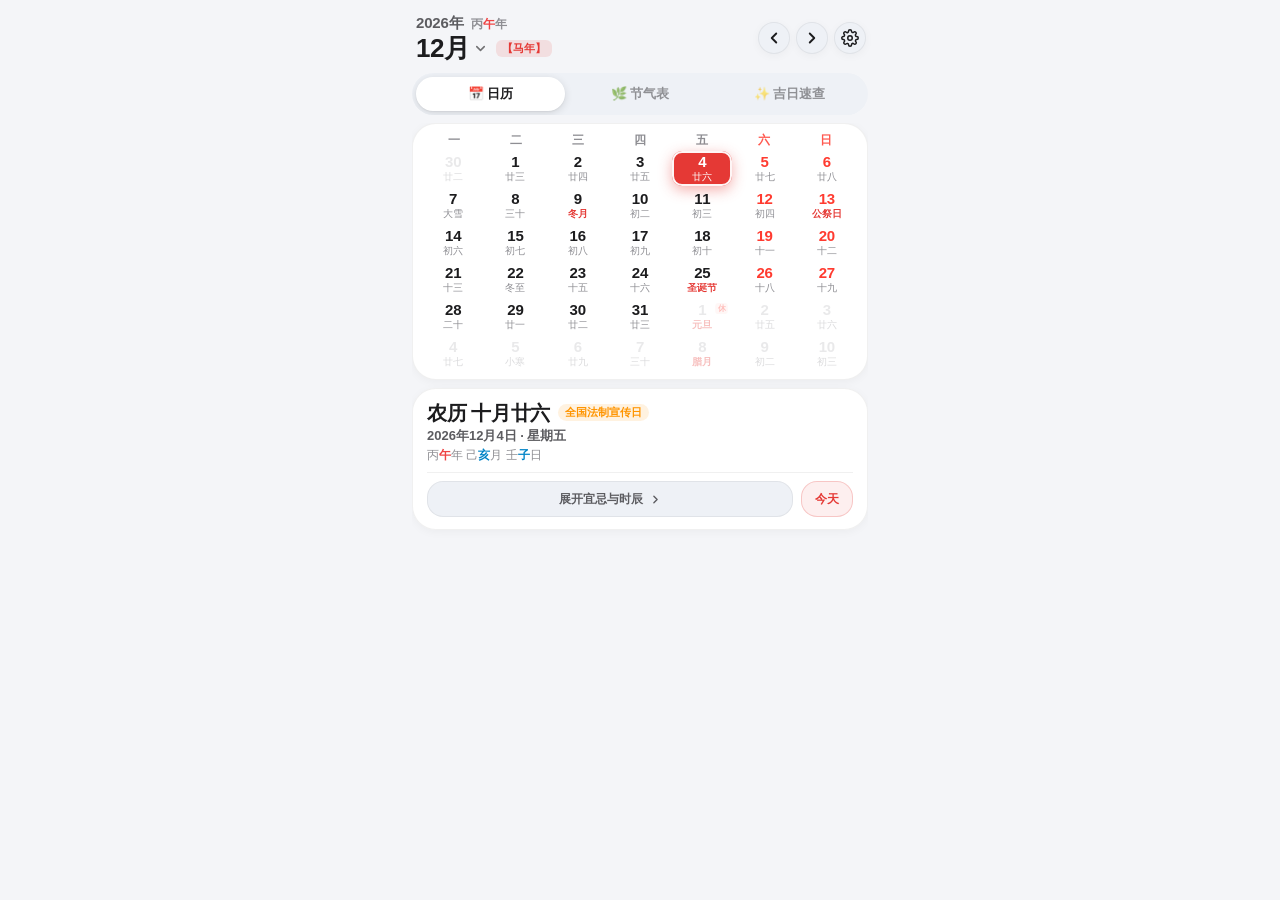
<file: index.html>
<!DOCTYPE html>
<html lang="zh-CN">
<head>
  <meta charset="UTF-8">
  <meta name="viewport" content="width=device-width, initial-scale=1.0, maximum-scale=1.0, user-scalable=no, viewport-fit=cover">
  <title>万年历 - 极简纯粹·无广告</title>
  
  <!-- iOS 独立全屏 App 体验配置 (PWA 彻底隐藏地址栏与底栏) -->
  <meta name="apple-mobile-web-app-capable" content="yes">
  <meta name="mobile-web-app-capable" content="yes">
  <meta name="apple-touch-fullscreen" content="yes">
  <meta name="apple-mobile-web-app-status-bar-style" content="default">
  <meta name="apple-mobile-web-app-title" content="万年历">
  <meta name="format-detection" content="telephone=no">
  <meta name="theme-color" content="#ffffff">
  
  <!-- 图标与 Manifest -->
  <link rel="icon" type="image/svg+xml" href="./icons/favicon.svg">
  <link rel="apple-touch-icon" href="./icons/apple-touch-icon.png">
  <link rel="manifest" href="./manifest.json">

  <!-- 关键首屏即时渲染样式 (解决 PWA 冷启动白屏与主题闪烁) -->
  <style>
    :root {
      --bg-base: #f5f6f8;
      --text-main: #1c1c1e;
    }
    @media (prefers-color-scheme: dark) {
      :root {
        --bg-base: #000000;
        --text-main: #ffffff;
      }
    }
    [data-theme="dark"] {
      --bg-base: #000000 !important;
      --text-main: #ffffff !important;
    }
    [data-theme="light"] {
      --bg-base: #f5f6f8 !important;
      --text-main: #1c1c1e !important;
    }
    html, body {
      margin: 0;
      padding: 0;
      background-color: var(--bg-base);
      background: var(--bg-base);
      color: var(--text-main);
      font-family: -apple-system, BlinkMacSystemFont, "SF Pro Text", "SF Pro Display", "PingFang SC", "Helvetica Neue", Arial, sans-serif;
      -webkit-tap-highlight-color: transparent;
      -webkit-font-smoothing: antialiased;
    }
  </style>

  <!-- 样式表与动态主题即时防闪烁初始化脚本 -->
  <link rel="stylesheet" href="./css/style.css?v=82">
  <script>
    (function() {
      try {
        var raw = localStorage.getItem('wnl_user_settings');
        var theme = 'auto';
        if (raw) { theme = JSON.parse(raw).theme || 'auto'; }
        if (theme === 'dark') {
          document.documentElement.setAttribute('data-theme', 'dark');
        } else if (theme === 'light') {
          document.documentElement.setAttribute('data-theme', 'light');
        }
      } catch(e) {}
    })();
  </script>
</head>
<body>

  <div class="app-container">
    
    <!-- 顶部导航栏 -->
    <header class="header-bar">
      <div class="header-title-group" id="btnYearMonthPicker" title="点击快速选择年月">
        <div class="header-date-stack">
          <div class="header-date-row-top">
            <span class="header-year" id="headerYearText">2026年</span>
            <span class="header-lunar-year" id="headerLunarYearText">丙午年</span>
          </div>
          <div class="header-date-row-bottom">
            <div class="header-month-wrap">
              <span class="header-month" id="headerMonthText">8月</span>
              <svg class="chevron-down" viewBox="0 0 24 24" fill="none" stroke="currentColor" stroke-width="2.5" stroke-linecap="round" stroke-linejoin="round">
                <polyline points="6 9 12 15 18 9"></polyline>
              </svg>
            </div>
            <span class="header-lunar-zodiac" id="headerLunarZodiacText">【马年】</span>
          </div>
        </div>
      </div>

      <div class="header-actions">
        <button class="btn-icon" id="btnPrevMonth" title="上个月" aria-label="上个月">
          <svg width="18" height="18" viewBox="0 0 24 24" fill="none" stroke="currentColor" stroke-width="2.5" stroke-linecap="round" stroke-linejoin="round">
            <polyline points="15 18 9 12 15 6"></polyline>
          </svg>
        </button>
        <button class="btn-icon" id="btnNextMonth" title="下个月" aria-label="下个月">
          <svg width="18" height="18" viewBox="0 0 24 24" fill="none" stroke="currentColor" stroke-width="2.5" stroke-linecap="round" stroke-linejoin="round">
            <polyline points="9 18 15 12 9 6"></polyline>
          </svg>
        </button>
        <button class="btn-icon" id="btnSettings" title="设置" aria-label="设置">
          <svg width="18" height="18" viewBox="0 0 24 24" fill="none" stroke="currentColor" stroke-width="2" stroke-linecap="round" stroke-linejoin="round">
            <circle cx="12" cy="12" r="3"></circle>
            <path d="M19.4 15a1.65 1.65 0 0 0 .33 1.82l.06.06a2 2 0 0 1 0 2.83 2 2 0 0 1-2.83 0l-.06-.06a1.65 1.65 0 0 0-1.82-.33 1.65 1.65 0 0 0-1 1.51V21a2 2 0 0 1-2 2 2 2 0 0 1-2-2v-.09A1.65 1.65 0 0 0 9 19.4a1.65 1.65 0 0 0-1.82.33l-.06.06a2 2 0 0 1-2.83 0 2 2 0 0 1 0-2.83l.06-.06a1.65 1.65 0 0 0 .33-1.82 1.65 1.65 0 0 0-1.51-1H3a2 2 0 0 1-2-2 2 2 0 0 1 2-2h.09A1.65 1.65 0 0 0 4.6 9a1.65 1.65 0 0 0-.33-1.82l-.06-.06a2 2 0 0 1 0-2.83 2 2 0 0 1 2.83 0l.06.06a1.65 1.65 0 0 0 1.82.33H9a1.65 1.65 0 0 0 1-1.51V3a2 2 0 0 1 2-2 2 2 0 0 1 2 2v.09a1.65 1.65 0 0 0 1 1.51 1.65 1.65 0 0 0 1.82-.33l.06-.06a2 2 0 0 1 2.83 0 2 2 0 0 1 0 2.83l-.06.06a1.65 1.65 0 0 0-.33 1.82V9a1.65 1.65 0 0 0 1.51 1H21a2 2 0 0 1 2 2 2 2 0 0 1-2 2h-.09a1.65 1.65 0 0 0-1.51 1z"></path>
          </svg>
        </button>
      </div>
    </header>

    <!-- 快捷视图切换药丸栏 (带平滑滑动背景指示器) -->
    <nav class="quick-tools-bar" id="quickToolsBar">
      <div class="tab-slider-pill" id="tabSliderPill"></div>
      <button class="tab-btn active" id="tabCalendar" data-tab="calendar">📅 日历</button>
      <button class="tab-btn" id="tabJieqi" data-tab="jieqi">🌿 节气表</button>
      <button class="tab-btn" id="tabAuspicious" data-tab="auspicious">✨ 吉日速查</button>
    </nav>

    <!-- 3 大主功能视图 120Hz 左右平滑轮播滑轨容器 -->
    <div class="views-swipe-carousel" id="viewsSwipeCarousel">
      <!-- 视图 1：日历与黄历详情 -->
      <div class="view-slide-panel" id="panelViewCalendar">
        <!-- 月历卡片 -->
        <section class="glass-panel calendar-card">
          <!-- 120Hz 系统级 C++ 原生硬件多月长卷滚动容器 (0 行 JS 阻塞，ProMotion 满帧，支持无限连滑) -->
          <div class="calendar-scroll-container" id="calendarScrollContainer"></div>
        </section>

        <!-- 选中日期黄历详情卡片 -->
        <section class="glass-panel detail-card" id="detailCard">
          <!-- 头部日期概要 -->
          <div class="detail-header-row">
            <div class="detail-header-left">
              <div class="detail-lunar-row">
                <span class="detail-lunar-main" id="detailLunarMain">农历 七月十四</span>
                <span class="detail-jieqi-tag" id="detailJieqiTag">节气 · 处暑</span>
              </div>
              <div class="detail-solar-week" id="detailSolarWeek">2026年8月26日 · 星期三</div>
              <div class="detail-lunar-ganzhi" id="detailLunarGanzhi">丙午年 丙申月 壬申日</div>
            </div>
          </div>

          <!-- 双胶囊操作底栏 (左侧展开黄历抽屉，右侧回到今天) -->
          <div class="detail-actions-row">
            <button class="btn-toggle-huangli" id="btnToggleHuangli" title="查看黄历宜忌与时辰" aria-label="查看黄历宜忌与时辰">
              <span id="toggleHuangliText">展开宜忌与时辰</span>
              <svg class="toggle-icon" id="toggleHuangliIcon" width="13" height="13" viewBox="0 0 24 24" fill="none" stroke="currentColor" stroke-width="2.5" stroke-linecap="round" stroke-linejoin="round">
                <polyline points="9 18 15 12 9 6"></polyline>
              </svg>
            </button>
            <button class="btn-today-card" id="btnToday" title="回到今天" aria-label="回到今天">
              <span>今天</span>
            </button>
          </div>
        </section>
      </div>

      <!-- 视图 2：二十四节气表 -->
      <div class="view-slide-panel" id="panelViewJieqi">
        <div class="glass-panel" style="padding: 16px;">
          <div style="font-size: 16px; font-weight: 700; margin-bottom: 14px; display: flex; justify-content: space-between; align-items: center;">
            <span id="jieqiYearTitle">2026年 二十四节气谱</span>
            <span style="font-size: 12px; color: var(--text-tertiary);">点击直接查阅日期</span>
          </div>
          <div class="jieqi-seasons-container" id="solarTermsList">
            <!-- 动态填充四季二十四节气卡片 -->
          </div>
          <div class="jieqi-poem-footer">
            <div>春雨惊春清谷天，夏满芒夏暑相连。</div>
            <div>秋处露秋寒霜降，冬雪雪冬小大寒。</div>
          </div>
        </div>
      </div>

      <!-- 视图 3：黄道吉日速查 -->
      <div class="view-slide-panel" id="panelViewAuspicious">
        <div class="glass-panel" style="padding: 16px;">
          <div style="font-size: 16px; font-weight: 700; margin-bottom: 10px;">择吉选日</div>
          <div class="auspicious-tags-row" id="auspiciousTagsRow">
            <button class="tag-filter active" data-tag="嫁娶">👰 嫁娶结婚</button>
            <button class="tag-filter" data-tag="开市">🏢 开业开市</button>
            <button class="tag-filter" data-tag="入宅">🏡 乔迁入宅</button>
            <button class="tag-filter" data-tag="出行">✈️ 出行远行</button>
            <button class="tag-filter" data-tag="祈福">🙏 祈福祭祀</button>
            <button class="tag-filter" data-tag="动土">🔨 动土修造</button>
            <button class="tag-filter" data-tag="安床">🛏️ 安床置产</button>
          </div>
          <div class="auspicious-results-list" id="auspiciousResultsList">
            <!-- 动态填充吉日列表 -->
          </div>
        </div>
      </div>
    </div>

  </div>

  <!-- 模态弹窗系统 (iOS 底部抽屉) -->
  <div class="modal-overlay" id="modalOverlay">
    
    <!-- 黄历宜忌与时辰详情抽屉 (100% GPU 满帧滑入滑出，支持向下滑动手势秒速收起) -->
    <div class="modal-sheet" id="huangliModal" style="display: none;">
      <div class="modal-handle" id="huangliModalHandle"></div>
      <div class="modal-header" style="margin-bottom: 14px;">
        <div style="flex: 1;">
          <div class="modal-title" id="sheetLunarMainTitle">农历 七月十四</div>
          <div style="font-size: 12px; color: var(--text-secondary); margin-top: 2px;" id="sheetSolarWeekGanzhi">2026年8月26日 · 丙午年 丙申月 壬申日</div>
        </div>
      </div>

      <!-- 宜忌 -->
      <div class="yiji-section">
        <div class="yiji-box yi">
          <div class="yiji-label-row">
            <span class="yiji-badge">宜</span>
            <span class="yiji-title">宜于事项</span>
          </div>
          <div class="yiji-content-tags" id="yiTagsContainer"></div>
        </div>

        <div class="yiji-box ji">
          <div class="yiji-label-row">
            <span class="yiji-badge">忌</span>
            <span class="yiji-title">忌讳事项</span>
          </div>
          <div class="yiji-content-tags" id="jiTagsContainer"></div>
        </div>
      </div>

      <!-- 黄历神煞与方位 -->
      <div class="huangli-meta-grid">
        <div class="meta-item">
          <span class="meta-key">冲煞:</span>
          <span class="meta-val" id="valChongSha">冲兔 · 煞东</span>
        </div>
        <div class="meta-item">
          <span class="meta-key">胎神:</span>
          <span class="meta-val" id="valTaiShen">碓磨厕房内北</span>
        </div>
        <div class="meta-item" style="grid-column: span 2;">
          <span class="meta-key">吉神方位:</span>
          <span class="meta-val" id="valShenWei">喜神: 西南 / 福神: 正东 / 财神: 正东</span>
        </div>
        <div class="meta-item" style="grid-column: span 2;">
          <span class="meta-key">彭祖百忌:</span>
          <span class="meta-val" id="valPengZu">辛不合酱 酉不会客</span>
        </div>
      </div>

      <!-- 十二时辰吉凶横向滚动 -->
      <div style="margin-top: 14px;">
        <div class="times-section-title">
          <span>十二时辰吉凶</span>
          <span style="font-size: 11px; font-weight: 500; color: var(--text-tertiary);">左右滑动</span>
        </div>
        <div class="times-scroll-box" id="timesScrollBox"></div>
      </div>
    </div>

    <!-- 年月快速选择抽屉 -->
    <div class="modal-sheet" id="pickerModal" style="display: none;">
      <div class="modal-handle"></div>
      <div class="modal-header">
        <div class="modal-title">快速跳转年月</div>
        <button class="btn-close-modal">✕</button>
      </div>

      <div style="font-size: 12px; color: var(--text-tertiary); font-weight: 600; margin-bottom: 8px;">年份</div>
      <div class="picker-grid-years" id="pickerYearsGrid"></div>

      <div style="font-size: 12px; color: var(--text-tertiary); font-weight: 600; margin-top: 12px; margin-bottom: 8px;">月份</div>
      <div class="picker-grid-months" id="pickerMonthsGrid"></div>
    </div>

    <!-- 设置抽屉 -->
    <div class="modal-sheet" id="settingsModal" style="display: none;">
      <div class="modal-handle"></div>
      <div class="modal-header">
        <div class="modal-title">设置与偏好</div>
        <button class="btn-close-modal">✕</button>
      </div>

      <div style="display: flex; flex-direction: column; gap: 16px; font-size: 14px;">
        <div style="display: flex; justify-content: space-between; align-items: center; padding: 6px 0;">
          <span style="font-weight: 600;">深色模式</span>
          <select id="themeSelect" style="padding: 6px 10px; border-radius: 8px; border: 1px solid var(--border-subtle); background: var(--bg-card-subtle); color: var(--text-main); font-size: 13px;">
            <option value="auto">跟随系统</option>
            <option value="light">浅色模式</option>
            <option value="dark">深色模式</option>
          </select>
        </div>

        <div style="border-top: 1px solid var(--border-subtle); padding-top: 14px;">
          <div style="font-weight: 600; margin-bottom: 8px;">数据备份与迁移 (纯本地安全)</div>
          <div style="display: flex; gap: 10px;">
            <button id="btnExportData" style="flex: 1; padding: 10px; border-radius: 8px; border: 1px solid var(--border-subtle); background: var(--bg-card-subtle); color: var(--text-main); font-weight: 600; cursor: pointer;">导出本地备份</button>
            <button id="btnImportData" style="flex: 1; padding: 10px; border-radius: 8px; border: 1px solid var(--border-subtle); background: var(--bg-card-subtle); color: var(--text-main); font-weight: 600; cursor: pointer;">恢复数据</button>
            <input type="file" id="fileImport" accept=".json" style="display: none;">
          </div>
        </div>

        <div style="border-top: 1px solid var(--border-subtle); padding-top: 14px; color: var(--text-secondary); font-size: 12px; line-height: 1.6;">
          <div style="font-weight: 700; color: var(--text-main); margin-bottom: 4px;">关于本软件</div>
          <p>• 100% 零广告、零追踪、零后台数据上传。</p>
          <p>• 农历算法基于 6tail/lunar-javascript（紫金山天文台历法标准）。</p>
          <p>• 支持离线运行，在 iPhone Safari 中点击「分享」-「添加到主屏幕」即可全屏使用。</p>
        </div>
      </div>
    </div>

  </div>

  <!-- 引入脚本依赖（顺序：算法库 -> 节假日 -> 本地存储 -> 核心计算 -> 应用交互） -->
  <script src="./js/lib/lunar.min.js?v=82"></script>
  <script src="./js/holidays.js?v=82"></script>
  <script src="./js/storage.js?v=82"></script>
  <script src="./js/calendar.js?v=82"></script>
  <script src="./js/app.js?v=82"></script>
</body>
</html>
</file>
<file: css/style.css>
/* ==========================================================================
   iPhone 极简无广告万年历 (WanNianLi) - iOS 质感设计系统
   ========================================================================== */

:root {
  --bg-app: #f4f5f8;
  --bg-card: rgba(255, 255, 255, 0.96);
  --bg-card-solid: #ffffff;
  --bg-card-subtle: #f8f9fc;
  --bg-pill: #eef1f6;
  --bg-pill-active: #ffffff;
  
  --text-main: #1c1c1e;
  --text-secondary: #5c5c60;
  --text-tertiary: #8e8e93;
  --text-muted: #bcbcc0;

  --accent-primary: #e53935;
  --accent-tint: rgba(229, 57, 53, 0.12);
  --accent-border: rgba(229, 57, 53, 0.35);

  --color-holiday: #ff3b30;
  --color-holiday-bg: rgba(255, 59, 48, 0.12);
  --color-work: #8e8e93;
  --color-work-bg: rgba(142, 142, 147, 0.14);

  --color-yi: #34c759;
  --color-yi-bg: rgba(52, 199, 89, 0.12);
  --color-ji: #ff3b30;
  --color-ji-bg: rgba(255, 59, 48, 0.12);

  --color-jieqi: #ff9500;
  --color-festival: #e53935;
  --color-today-ring: #e53935;

  --border-subtle: rgba(0, 0, 0, 0.06);
  --border-highlight: rgba(0, 0, 0, 0.12);
  
  --shadow-sm: 0 2px 10px rgba(0, 0, 0, 0.04);
  --shadow-md: 0 8px 26px rgba(0, 0, 0, 0.07);
  --shadow-lg: 0 16px 36px rgba(0, 0, 0, 0.1);

  --radius-sm: 10px;
  --radius-md: 16px;
  --radius-lg: 24px;
  --radius-full: 9999px;

  --safe-top: env(safe-area-inset-top, 0px);
  --safe-bottom: env(safe-area-inset-bottom, 0px);
}

/* 深色模式 / 暗黑模式 */
@media (prefers-color-scheme: dark) {
  :root:not([data-theme="light"]) {
    --bg-app: #0a0a0c;
    --bg-card: rgba(28, 28, 30, 0.85);
    --bg-card-solid: #1c1c1e;
    --bg-card-subtle: #252528;
    --bg-pill: #2c2c2e;
    --bg-pill-active: #3a3a3c;

    --text-main: #f2f2f7;
    --text-secondary: #aeaeb2;
    --text-tertiary: #8e8e93;
    --text-muted: #636366;

    --accent-primary: #ff453a;
    --accent-tint: rgba(255, 69, 58, 0.18);
    --accent-border: rgba(255, 69, 58, 0.45);
    --color-today-ring: #ff453a;

    --border-subtle: rgba(255, 255, 255, 0.09);
    --border-highlight: rgba(255, 255, 255, 0.16);

    --shadow-sm: 0 2px 8px rgba(0, 0, 0, 0.35);
    --shadow-md: 0 8px 24px rgba(0, 0, 0, 0.45);
  }
}

:root[data-theme="dark"] {
  --bg-app: #0a0a0c;
  --bg-card: rgba(28, 28, 30, 0.85);
  --bg-card-solid: #1c1c1e;
  --bg-card-subtle: #252528;
  --bg-pill: #2c2c2e;
  --bg-pill-active: #3a3a3c;

  --text-main: #f2f2f7;
  --text-secondary: #aeaeb2;
  --text-tertiary: #8e8e93;
  --text-muted: #636366;

  --accent-primary: #ff453a;
  --accent-tint: rgba(255, 69, 58, 0.18);
  --accent-border: rgba(255, 69, 58, 0.45);
  --color-today-ring: #ff453a;

  --border-subtle: rgba(255, 255, 255, 0.09);
  --border-highlight: rgba(255, 255, 255, 0.16);

  --shadow-sm: 0 2px 8px rgba(0, 0, 0, 0.35);
  --shadow-md: 0 8px 24px rgba(0, 0, 0, 0.45);
}

/* 基础重置与排版 */
* {
  box-sizing: border-box;
  margin: 0;
  padding: 0;
  -webkit-tap-highlight-color: transparent;
  scrollbar-width: none !important;
  -ms-overflow-style: none !important;
}

::-webkit-scrollbar {
  display: none !important;
  width: 0 !important;
  height: 0 !important;
}

html, body {
  width: 100%;
  height: 100%;
  overflow: hidden;
  position: fixed;
  background-color: var(--bg-app);
}

body {
  font-family: -apple-system, BlinkMacSystemFont, "SF Pro Text", "SF Pro Display", "PingFang SC", "Hiragino Sans GB", "Microsoft YaHei", sans-serif;
  color: var(--text-main);
  display: flex;
  justify-content: center;
  align-items: center;
  -webkit-font-smoothing: antialiased;
  -moz-osx-font-smoothing: grayscale;
}

/* 容器架构（适配 iPhone 全屏及桌面居中预览） */
.app-container {
  width: 100%;
  max-width: 480px;
  height: 100%;
  height: 100dvh;
  display: flex;
  flex-direction: column;
  padding-top: max(var(--safe-top), 8px);
  padding-bottom: max(var(--safe-bottom), 8px);
  padding-left: 12px;
  padding-right: 12px;
  position: relative;
  box-sizing: border-box;
  overflow: hidden;
}

/* 毛玻璃质感基底 */
.glass-panel {
  background: var(--bg-card);
  backdrop-filter: blur(24px);
  -webkit-backdrop-filter: blur(24px);
  border: 1px solid var(--border-subtle);
  border-radius: var(--radius-lg);
  box-shadow: var(--shadow-sm);
}

/* ==========================================================================
   顶部导航栏
   ========================================================================== */
.header-bar {
  display: flex;
  align-items: center;
  justify-content: space-between;
  padding: 2px 2px 6px 2px;
}

.header-title-group {
  display: flex;
  align-items: center;
  cursor: pointer;
  padding: 4px 8px;
  margin-left: -6px;
  border-radius: var(--radius-sm);
  transition: background 0.15s ease;
}

.header-title-group:active {
  background: var(--bg-pill-active);
}

.header-date-stack {
  display: flex;
  flex-direction: column;
  gap: 2px;
  align-items: flex-start;
}

.header-date-row-top {
  display: flex;
  align-items: baseline;
  gap: 8px;
}

.header-year {
  font-size: 15px;
  font-weight: 700;
  color: var(--text-secondary);
  letter-spacing: -0.2px;
  line-height: 1.2;
}

.header-lunar-year {
  font-size: 12px;
  color: var(--text-tertiary);
  font-weight: 600;
  line-height: 1.2;
}

.header-date-row-bottom {
  display: flex;
  align-items: center;
  gap: 8px;
}

.header-month-wrap {
  display: flex;
  align-items: center;
  gap: 4px;
}

.header-month {
  font-size: 26px;
  font-weight: 800;
  color: var(--text-main);
  letter-spacing: -0.5px;
  line-height: 1.1;
}

.chevron-down {
  width: 15px;
  height: 15px;
  opacity: 0.6;
  transition: transform 0.2s ease;
}

.header-lunar-zodiac {
  font-size: 11px;
  color: var(--accent-primary);
  background: var(--accent-tint);
  font-weight: 700;
  padding: 2px 6px;
  border-radius: 6px;
  line-height: 1.2;
}

.header-actions {
  display: flex;
  align-items: center;
  gap: 6px;
}

.btn-icon {
  width: 32px;
  height: 32px;
  border-radius: var(--radius-full);
  background: var(--bg-pill);
  border: 1px solid var(--border-subtle);
  color: var(--text-main);
  display: flex;
  align-items: center;
  justify-content: center;
  cursor: pointer;
  box-shadow: var(--shadow-sm);
  transition: all 0.15s cubic-bezier(0.4, 0, 0.2, 1);
}

.btn-icon:active {
  transform: scale(0.92);
  background: var(--bg-pill-active);
}

.btn-today {
  padding: 0 11px;
  height: 32px;
  border-radius: var(--radius-full);
  background: var(--accent-primary);
  color: #ffffff;
  border: none;
  font-size: 12px;
  font-weight: 700;
  display: flex;
  align-items: center;
  justify-content: center;
  cursor: pointer;
  box-shadow: 0 4px 12px rgba(229, 57, 53, 0.28);
  transition: all 0.15s cubic-bezier(0.4, 0, 0.2, 1);
}

.btn-today:active {
  transform: scale(0.94);
  opacity: 0.9;
}

/* ==========================================================================
   快捷功能与视图切换药丸栏 (完美弧形 iOS 椭圆胶囊指示器)
   ========================================================================== */
.quick-tools-bar {
  position: relative;
  display: flex;
  align-items: center;
  justify-content: space-between;
  background: var(--bg-pill);
  padding: 4px;
  border-radius: var(--radius-full);
  margin-bottom: 8px;
  overflow: hidden;
  user-select: none;
  contain: layout paint;
}

.tab-slider-pill {
  position: absolute;
  top: 4px;
  bottom: 4px;
  left: 4px;
  width: calc((100% - 8px) / 3);
  background: var(--bg-card-solid);
  border-radius: var(--radius-full);
  box-shadow: 0 2px 8px rgba(0, 0, 0, 0.12), 0 1px 2px rgba(0, 0, 0, 0.06);
  pointer-events: none;
  z-index: 1;
  transform: translate3d(0, 0, 0);
  -webkit-transform: translate3d(0, 0, 0);
  will-change: transform;
  backface-visibility: hidden;
  -webkit-backface-visibility: hidden;
  transform-style: preserve-3d;
  -webkit-transform-style: preserve-3d;
  transition: transform 0.22s cubic-bezier(0.25, 1, 0.5, 1);
}

.tab-btn {
  position: relative;
  z-index: 2;
  flex: 1;
  text-align: center;
  padding: 8px 0;
  font-size: 13px;
  font-weight: 600;
  color: var(--text-secondary);
  background: transparent !important;
  border: none;
  border-radius: var(--radius-full);
  cursor: pointer;
  box-shadow: none !important;
  opacity: 0.65;
}

.tab-btn.active {
  color: var(--text-main);
  opacity: 1;
  background: transparent !important;
  box-shadow: none !important;
}

/* ==========================================================================
   传统五行属性着色系统 (金·木·水·火·土)
   ========================================================================== */
.wuxing-metal {
  color: #d97706; /* 金色 */
  font-weight: 700;
}
.wuxing-wood {
  color: #10b981; /* 绿色 */
  font-weight: 700;
}
.wuxing-water {
  color: #0284c7; /* 蓝色 */
  font-weight: 700;
}
.wuxing-fire {
  color: #ef4444; /* 红色 */
  font-weight: 700;
}
.wuxing-earth {
  color: #b45309; /* 棕色 */
  font-weight: 700;
}

@media (prefers-color-scheme: dark) {
  :root:not([data-theme="light"]) .wuxing-metal { color: #f59e0b; }
  :root:not([data-theme="light"]) .wuxing-wood  { color: #34d399; }
  :root:not([data-theme="light"]) .wuxing-water { color: #38bdf8; }
  :root:not([data-theme="light"]) .wuxing-fire  { color: #f87171; }
  :root:not([data-theme="light"]) .wuxing-earth { color: #d97706; }
}

:root[data-theme="dark"] .wuxing-metal { color: #f59e0b; }
:root[data-theme="dark"] .wuxing-wood  { color: #34d399; }
:root[data-theme="dark"] .wuxing-water { color: #38bdf8; }
:root[data-theme="dark"] .wuxing-fire  { color: #f87171; }
:root[data-theme="dark"] .wuxing-earth { color: #d97706; }

/* 3 大主功能视图 120Hz 左右平滑轮播滑轨容器 (由 GPU 原生多线程直接驱动) */
.views-swipe-carousel {
  display: flex;
  flex: 1;
  width: 100%;
  min-height: 0;
  overflow-x: scroll;
  overflow-y: hidden;
  scroll-snap-type: x mandatory;
  -webkit-overflow-scrolling: touch;
  touch-action: pan-x pan-y;
  scrollbar-width: none !important;
  -ms-overflow-style: none !important;
}

.views-swipe-carousel::-webkit-scrollbar {
  display: none !important;
  width: 0 !important;
  height: 0 !important;
}

.view-slide-panel {
  flex: 0 0 100%;
  width: 100%;
  min-width: 100%;
  max-width: 100%;
  box-sizing: border-box;
  scroll-snap-align: start;
  scroll-snap-stop: always;
  display: flex;
  flex-direction: column;
  gap: 8px;
  overflow-y: auto;
  -webkit-overflow-scrolling: touch;
  touch-action: pan-x pan-y;
  padding-bottom: 8px;
}

/* ==========================================================================
   主日历卡片 (日历网格)
   ========================================================================== */
.calendar-card {
  padding: 8px 10px 8px 10px;
  margin-bottom: 0;
  background: var(--bg-card-solid);
  backdrop-filter: none !important;
  -webkit-backdrop-filter: none !important;
  overflow: hidden;
  box-sizing: border-box;
  flex-shrink: 0;
}

/* 星期表头 */
.week-header {
  display: grid;
  grid-template-columns: repeat(7, 1fr);
  text-align: center;
  font-size: 12px;
  font-weight: 600;
  color: var(--text-tertiary);
  margin-bottom: 2px;
}

.week-header .weekend {
  color: var(--color-holiday);
  opacity: 0.85;
}

/* 经典相册级 120Hz GPU 硬件切月视口与独立层 */
/* 日历硬件加速 120Hz CSS Scroll Snap 容器 (0 行 JS 阻塞，由 iOS C++ 硬件合成器线程直接驱动) */
.calendar-scroll-container {
  display: flex;
  width: 100%;
  overflow-x: scroll;
  overflow-y: hidden;
  scroll-snap-type: x mandatory;
  -webkit-overflow-scrolling: touch;
  touch-action: pan-x pan-y;
  scrollbar-width: none !important;
  -ms-overflow-style: none !important;
  overscroll-behavior-x: contain;
}

.calendar-scroll-container::-webkit-scrollbar {
  display: none !important;
  width: 0 !important;
  height: 0 !important;
}

.month-grid-panel {
  flex: 0 0 100%;
  width: 100%;
  min-width: 100%;
  max-width: 100%;
  box-sizing: border-box;
  scroll-snap-align: start;
  scroll-snap-stop: always;
  display: flex;
  flex-direction: column;
}

.month-grid {
  width: 100%;
  display: grid;
  grid-template-columns: repeat(7, minmax(0, 1fr));
  row-gap: 2px;
  column-gap: 2px;
  box-sizing: border-box;
}

/* 单个日期单元格 - 35px 黄金高度，确保 6 行日期在所有屏幕尺寸下 100% 完整显示无截断 */
.day-cell {
  position: relative;
  display: flex;
  flex-direction: column;
  align-items: center;
  justify-content: center;
  min-width: 0;
  width: 100%;
  box-sizing: border-box;
  height: 35px;
  border-radius: var(--radius-sm);
  cursor: pointer;
  user-select: none;
}

.day-cell:active {
  transform: scale(0.92);
  background: var(--bg-pill-active);
}

/* 非当月日期 */
.day-cell.other-month {
  opacity: 0.32;
}

/* 公历大字 */
.solar-num {
  font-size: 15px;
  font-weight: 600;
  line-height: 1.1;
  color: var(--text-main);
  letter-spacing: -0.2px;
}

.day-cell.weekend .solar-num {
  color: var(--color-holiday);
}

.day-cell.other-month .solar-num {
  color: var(--text-muted);
}

/* 农历小字 / 节气 / 节日 */
.lunar-text {
  font-size: 9.5px;
  line-height: 1.1;
  color: var(--text-tertiary);
  margin-top: 1px;
  max-width: 100%;
  overflow: hidden;
  text-overflow: ellipsis;
  white-space: nowrap;
  font-weight: 500;
}

.day-cell .lunar-text.festival {
  color: var(--color-festival);
  font-weight: 600;
}

.day-cell .lunar-text.solar-term {
  color: var(--color-jieqi);
  font-weight: 600;
}

.day-cell .lunar-text.lunar-first {
  color: var(--accent-primary);
  font-weight: 600;
}

/* 法定放假/调休角标 */
.holiday-badge {
  position: absolute;
  top: 3px;
  right: 3px;
  font-size: 9px;
  font-weight: 700;
  line-height: 1;
  padding: 2px 3px;
  border-radius: 4px;
  transform: scale(0.85);
}

.badge-xiu {
  background: var(--color-holiday-bg);
  color: var(--color-holiday);
}

.badge-ban {
  background: var(--color-work-bg);
  color: var(--text-secondary);
}

/* 今日环形高亮：贴合方块边缘并加粗 */
.day-cell.is-today::before {
  content: "";
  position: absolute;
  inset: 0px;
  border: 2.5px solid var(--color-today-ring);
  border-radius: var(--radius-sm);
  pointer-events: none;
  box-sizing: border-box;
}

/* 今日且被选中态：高亮白色边框与红色底色 */
.day-cell.is-today.is-selected::before {
  border: 2.5px solid rgba(255, 255, 255, 0.95);
  inset: 0px;
}

/* 选中日期态 (喜庆红底与柔和红晕) */
.day-cell.is-selected {
  background: var(--accent-primary) !important;
  box-shadow: 0 4px 14px rgba(229, 57, 53, 0.4);
}

.day-cell.is-selected .solar-num,
.day-cell.is-selected .lunar-text,
.day-cell.is-selected .solar-num {
  color: #ffffff !important;
}

.day-cell.is-selected .holiday-badge {
  opacity: 0.9;
}

/* 备忘小圆点 */
.memo-dot {
  position: absolute;
  bottom: 3px;
  width: 4px;
  height: 4px;
  border-radius: 50%;
  background: var(--accent-primary);
}

.day-cell.is-selected .memo-dot {
  background: #ffffff;
}

/* ==========================================================================
   当日黄历详情卡片 (Hero Card)
   ========================================================================== */
.detail-card {
  padding: 12px 14px 12px 14px;
  margin-bottom: 0;
  flex-shrink: 0;
}

.detail-header-row {
  display: flex;
  align-items: center;
  justify-content: space-between;
  border-bottom: 1px solid var(--border-subtle);
  padding-bottom: 8px;
  margin-bottom: 8px;
}

.detail-header-left {
  display: flex;
  flex-direction: column;
  gap: 3px;
  flex: 1;
  min-width: 0;
}

.detail-lunar-row {
  display: flex;
  align-items: center;
  gap: 8px;
  flex-wrap: wrap;
}

.detail-header-right {
  display: flex;
  align-items: center;
  justify-content: flex-end;
  flex-shrink: 0;
}

.detail-lunar-main {
  font-size: 20px;
  font-weight: 800;
  color: var(--text-main);
  letter-spacing: -0.4px;
  line-height: 1.2;
}

.detail-solar-week {
  font-size: 13px;
  font-weight: 600;
  color: var(--text-secondary);
  line-height: 1.3;
}

.detail-lunar-ganzhi {
  font-size: 12px;
  font-weight: 500;
  color: var(--text-tertiary);
  margin-top: 1px;
  line-height: 1.3;
}

.detail-jieqi-tag {
  background: rgba(255, 149, 0, 0.12);
  color: var(--color-jieqi);
  padding: 2px 7px;
  border-radius: var(--radius-full);
  font-size: 11px;
  font-weight: 700;
  white-space: nowrap;
  line-height: 1.2;
  display: inline-flex;
  align-items: center;
}

/* 日期卡片底部双胶囊操作栏 (展开黄历抽屉 + 回到今天) */
.detail-actions-row {
  display: flex;
  align-items: center;
  gap: 8px;
  margin-top: 4px;
}

.btn-toggle-huangli {
  flex: 1;
  display: flex;
  align-items: center;
  justify-content: center;
  gap: 6px;
  height: 36px;
  padding: 0 12px;
  background: var(--bg-pill);
  border: 1px solid var(--border-subtle);
  border-radius: var(--radius-md);
  color: var(--text-secondary);
  font-size: 12px;
  font-weight: 600;
  cursor: pointer;
  transition: all 0.2s cubic-bezier(0.4, 0, 0.2, 1);
  -webkit-app-region: no-drag !important;
}

.btn-toggle-huangli:hover {
  background: var(--bg-pill-active);
  color: var(--text-main);
}

.btn-toggle-huangli:active {
  transform: scale(0.98);
}

.btn-today-card {
  display: flex;
  align-items: center;
  justify-content: center;
  gap: 5px;
  height: 36px;
  padding: 0 13px;
  background: rgba(229, 57, 53, 0.08);
  border: 1px solid rgba(229, 57, 53, 0.22);
  border-radius: var(--radius-md);
  color: var(--accent-primary);
  font-size: 12px;
  font-weight: 700;
  cursor: pointer;
  white-space: nowrap;
  flex-shrink: 0;
  transition: all 0.2s cubic-bezier(0.4, 0, 0.2, 1);
  -webkit-app-region: no-drag !important;
}

.btn-today-card:hover {
  background: rgba(229, 57, 53, 0.14);
}

.btn-today-card:active {
  background: var(--accent-primary);
  color: #ffffff;
  transform: scale(0.96);
}

.btn-toggle-huangli .toggle-icon {
  transition: transform 0.25s cubic-bezier(0.4, 0, 0.2, 1);
}

.btn-toggle-huangli.expanded .toggle-icon {
  transform: rotate(180deg);
}

/* 宜忌折叠展开容器 (GPU 独立硬件合成与精确高度平滑裁剪，120 FPS 绝不掉帧) */
.huangli-collapsible-wrapper {
  overflow: hidden;
  max-height: 0px;
  opacity: 0;
  margin-top: 0px;
  margin-bottom: 0px;
  transition: max-height 0.28s cubic-bezier(0.25, 1, 0.5, 1), opacity 0.22s ease, margin-top 0.28s cubic-bezier(0.25, 1, 0.5, 1);
  will-change: max-height, opacity;
  contain: paint layout;
  transform: translateZ(0);
  -webkit-transform: translateZ(0);
  touch-action: pan-y;
  pointer-events: none;
}

.huangli-collapsible-wrapper.expanded {
  opacity: 1;
  margin-top: 14px;
  pointer-events: auto;
}

.huangli-collapsible-inner {
  min-height: 0;
  overflow: hidden;
  contain: paint layout;
  transform: translate3d(0, 0, 0);
  -webkit-transform: translate3d(0, 0, 0);
  will-change: transform;
}

/* 抽屉下拉指示拉手条 (iOS Sheet 风格交互把手) */
.drawer-pull-handle-bar {
  display: flex;
  align-items: center;
  justify-content: center;
  padding: 4px 0 10px;
  cursor: grab;
  user-select: none;
}

.drawer-pull-handle-bar:active {
  cursor: grabbing;
}

.drawer-pull-handle {
  width: 38px;
  height: 4px;
  background: var(--text-tertiary);
  opacity: 0.38;
  border-radius: var(--radius-full);
  transition: opacity 0.2s ease, width 0.2s ease;
}

.drawer-pull-handle-bar:hover .drawer-pull-handle {
  opacity: 0.65;
  width: 44px;
}

/* 宜忌区域 */
.yiji-section {
  display: grid;
  grid-template-columns: 1fr 1fr;
  gap: 10px;
  margin-bottom: 14px;
}

.yiji-box {
  padding: 10px 12px;
  border-radius: var(--radius-md);
  display: flex;
  flex-direction: column;
  gap: 6px;
}

.yiji-box.yi {
  background: var(--color-yi-bg);
}

.yiji-box.ji {
  background: var(--color-ji-bg);
}

.yiji-label-row {
  display: flex;
  align-items: center;
  gap: 6px;
}

.yiji-badge {
  width: 22px;
  height: 22px;
  border-radius: 50%;
  display: flex;
  align-items: center;
  justify-content: center;
  font-size: 12px;
  font-weight: 800;
  color: #fff;
}

.yiji-box.yi .yiji-badge {
  background: var(--color-yi);
}

.yiji-box.ji .yiji-badge {
  background: var(--color-ji);
}

.yiji-title {
  font-size: 12px;
  font-weight: 700;
}

.yiji-box.yi .yiji-title {
  color: var(--color-yi);
}

.yiji-box.ji .yiji-title {
  color: var(--color-ji);
}

.yiji-content-tags {
  display: flex;
  flex-wrap: wrap;
  gap: 4px;
}

.yiji-tag {
  font-size: 12px;
  font-weight: 500;
  color: var(--text-main);
  background: rgba(255, 255, 255, 0.55);
  padding: 2px 6px;
  border-radius: 6px;
}

/* 黄历方位与神位网格 */
.huangli-meta-grid {
  display: grid;
  grid-template-columns: repeat(2, 1fr);
  gap: 8px;
  background: var(--bg-card-subtle);
  padding: 12px;
  border-radius: var(--radius-md);
  margin-bottom: 14px;
  font-size: 12px;
}

.meta-item {
  display: flex;
  align-items: center;
  gap: 6px;
}

.meta-key {
  color: var(--text-tertiary);
  font-weight: 500;
}

.meta-val {
  color: var(--text-main);
  font-weight: 600;
}

/* 时辰吉凶横向滚动条 */
.times-section-title {
  font-size: 13px;
  font-weight: 700;
  color: var(--text-secondary);
  margin-bottom: 8px;
  display: flex;
  align-items: center;
  justify-content: space-between;
}

.times-scroll-box {
  display: flex;
  gap: 8px;
  overflow-x: auto;
  padding-bottom: 4px;
  scrollbar-width: none;
  -webkit-overflow-scrolling: touch;
}

.times-scroll-box::-webkit-scrollbar {
  display: none;
}

.time-chip {
  flex-shrink: 0;
  padding: 6px 10px;
  background: var(--bg-card-subtle);
  border-radius: var(--radius-sm);
  display: flex;
  flex-direction: column;
  align-items: center;
  font-size: 11px;
  gap: 2px;
  border: 1px solid var(--border-subtle);
}

.time-chip-gz {
  font-weight: 700;
  color: var(--text-main);
}

.time-chip-ts {
  font-weight: 600;
  padding: 1px 4px;
  border-radius: 4px;
  font-size: 10px;
}

.time-chip-ts.luck-ji {
  background: var(--color-yi-bg);
  color: var(--color-yi);
}

.time-chip-ts.luck-xiong {
  background: var(--color-ji-bg);
  color: var(--color-ji);
}

.time-chip-range {
  color: var(--text-muted);
  font-size: 9px;
}

/* ==========================================================================
   当日本地备忘与记事列表
   ========================================================================== */
.notes-section {
  margin-top: 14px;
  border-top: 1px solid var(--border-subtle);
  padding-top: 12px;
}

.notes-header {
  display: flex;
  align-items: center;
  justify-content: space-between;
  margin-bottom: 8px;
}

.notes-title {
  font-size: 13px;
  font-weight: 700;
  color: var(--text-secondary);
}

.notes-add-box {
  display: flex;
  gap: 8px;
  margin-bottom: 10px;
}

.input-note {
  flex: 1;
  background: var(--bg-card-subtle);
  border: 1px solid var(--border-subtle);
  border-radius: var(--radius-sm);
  padding: 8px 12px;
  font-size: 13px;
  color: var(--text-main);
  outline: none;
  transition: border-color 0.2s ease;
}

.input-note:focus {
  border-color: var(--accent-primary);
}

.btn-add-note {
  background: var(--accent-primary);
  color: #fff;
  border: none;
  padding: 0 14px;
  border-radius: var(--radius-sm);
  font-size: 13px;
  font-weight: 600;
  cursor: pointer;
}

.notes-list {
  display: flex;
  flex-direction: column;
  gap: 6px;
}

.note-item {
  display: flex;
  align-items: center;
  justify-content: space-between;
  background: var(--bg-card-subtle);
  padding: 8px 10px;
  border-radius: var(--radius-sm);
  font-size: 13px;
}

.note-text-group {
  display: flex;
  align-items: center;
  gap: 8px;
  flex: 1;
}

.note-checkbox {
  width: 16px;
  height: 16px;
  cursor: pointer;
}

.note-text.completed {
  text-decoration: line-through;
  color: var(--text-muted);
}

.btn-delete-note {
  background: transparent;
  border: none;
  color: var(--text-muted);
  cursor: pointer;
  padding: 4px;
}

.notes-empty {
  font-size: 12px;
  color: var(--text-muted);
  text-align: center;
  padding: 8px 0;
}

/* ==========================================================================
   模态弹窗与底部抽屉系统 (iOS 原生 Action Sheet，120 FPS 满帧 GPU 硬件驱动)
   ========================================================================== */
.modal-overlay {
  position: fixed;
  top: 0;
  left: 0;
  right: 0;
  bottom: 0;
  background: rgba(0, 0, 0, 0.45);
  backdrop-filter: blur(12px);
  -webkit-backdrop-filter: blur(12px);
  z-index: 999;
  display: flex;
  justify-content: center;
  align-items: flex-end;
  opacity: 0;
  pointer-events: none;
  transition: opacity 0.25s cubic-bezier(0.25, 1, 0.5, 1);
}

.modal-overlay.active {
  display: flex;
  opacity: 1;
  pointer-events: auto;
}

.modal-sheet {
  width: 100%;
  max-width: 480px;
  background: var(--bg-card-solid);
  border-top-left-radius: 24px;
  border-top-right-radius: 24px;
  padding: 12px 18px max(var(--safe-bottom), 24px) 18px;
  max-height: 85vh;
  overflow-y: auto;
  -webkit-overflow-scrolling: touch;
  transform: translate3d(0, 105%, 0);
  -webkit-transform: translate3d(0, 105%, 0);
  transition: transform 0.32s cubic-bezier(0.22, 1, 0.36, 1);
  will-change: transform;
  box-shadow: 0 -10px 40px rgba(0, 0, 0, 0.25);
  touch-action: pan-y;
}

.modal-overlay.active .modal-sheet {
  transform: translate3d(0, 0, 0);
  -webkit-transform: translate3d(0, 0, 0);
}

.modal-handle {
  width: 40px;
  height: 5px;
  background: var(--text-tertiary);
  border-radius: var(--radius-full);
  margin: 4px auto 14px auto;
  opacity: 0.38;
  cursor: grab;
  user-select: none;
  transition: opacity 0.2s ease, width 0.2s ease;
}

.modal-handle:hover {
  opacity: 0.7;
  width: 46px;
}

.modal-header {
  display: flex;
  align-items: center;
  justify-content: space-between;
  margin-bottom: 16px;
}

.modal-title {
  font-size: 18px;
  font-weight: 700;
}

.btn-close-modal {
  background: var(--bg-pill);
  border: none;
  width: 30px;
  height: 30px;
  border-radius: 50%;
  color: var(--text-secondary);
  font-size: 16px;
  cursor: pointer;
  display: flex;
  align-items: center;
  justify-content: center;
}

/* 年月快速选择器网格 */
.picker-grid-years {
  display: grid;
  grid-template-columns: repeat(4, 1fr);
  gap: 8px;
  margin-bottom: 16px;
  max-height: 145px;
  overflow-y: auto;
  padding-right: 0;
  scrollbar-width: none; /* Firefox */
  -ms-overflow-style: none; /* IE/Edge */
  -webkit-overflow-scrolling: touch;
}

.picker-grid-years::-webkit-scrollbar {
  display: none; /* Chrome, Safari, Opera */
  width: 0;
  height: 0;
}

.picker-grid-months {
  display: grid;
  grid-template-columns: repeat(4, 1fr);
  gap: 8px;
}

.picker-item {
  padding: 10px 0;
  text-align: center;
  font-size: 14px;
  font-weight: 600;
  background: var(--bg-card-subtle);
  border-radius: var(--radius-sm);
  cursor: pointer;
  border: 1px solid var(--border-subtle);
  transition: all 0.15s ease;
}

.picker-item:active {
  transform: scale(0.95);
}

.picker-item.active {
  background: var(--accent-primary);
  color: #fff;
  border-color: var(--accent-primary);
}

/* 吉日速查与二十四节气列表样式 */
.auspicious-tags-row {
  display: flex;
  flex-wrap: wrap;
  gap: 8px;
  margin-bottom: 16px;
}

.tag-filter {
  padding: 6px 14px;
  border-radius: var(--radius-full);
  background: var(--bg-pill);
  color: var(--text-secondary);
  font-size: 13px;
  font-weight: 600;
  border: none;
  cursor: pointer;
  transition: all 0.15s ease;
}

.tag-filter.active {
  background: var(--accent-primary);
  color: #fff;
}

.auspicious-results-list,
.solar-terms-list {
  display: flex;
  flex-direction: column;
  gap: 8px;
  max-height: 50vh;
  overflow-y: auto;
}

.result-card-item {
  background: var(--bg-card-subtle);
  border: 1px solid var(--border-subtle);
  border-radius: var(--radius-md);
  padding: 12px;
  display: flex;
  justify-content: space-between;
  align-items: center;
  cursor: pointer;
}

.result-card-left {
  display: flex;
  flex-direction: column;
  gap: 2px;
}

.result-solar-date {
  font-size: 15px;
  font-weight: 700;
  color: var(--text-main);
}

.result-lunar-date {
  font-size: 12px;
  color: var(--text-secondary);
}

.result-yi-summary {
  font-size: 11px;
  color: var(--color-yi);
  font-weight: 600;
  max-width: 180px;
  overflow: hidden;
  text-overflow: ellipsis;
  white-space: nowrap;
}

/* 二十四节气四季雅致卡片排版 */
.jieqi-seasons-container {
  display: flex;
  flex-direction: column;
  gap: 14px;
}

.jieqi-season-block {
  display: flex;
  flex-direction: column;
  gap: 8px;
}

.jieqi-season-header {
  display: flex;
  align-items: center;
  gap: 6px;
  font-size: 13px;
  font-weight: 700;
  color: var(--text-secondary);
  padding-left: 2px;
}

.jieqi-season-grid {
  display: grid;
  grid-template-columns: repeat(2, 1fr);
  gap: 8px;
}

.jieqi-term-card {
  background: var(--bg-card-subtle);
  border: 1px solid var(--border-subtle);
  border-radius: var(--radius-sm);
  padding: 9px 12px;
  display: flex;
  justify-content: space-between;
  align-items: center;
  cursor: pointer;
  transition: transform 0.15s ease, border-color 0.15s ease, background 0.15s ease;
}

.jieqi-term-card:active {
  transform: scale(0.97);
  background: var(--bg-pill);
}

.jieqi-term-left {
  display: flex;
  flex-direction: column;
  gap: 2px;
}

.jieqi-term-name {
  font-size: 15px;
  font-weight: 700;
  color: var(--text-main);
}

.jieqi-term-order {
  font-size: 10px;
  font-weight: 500;
  color: var(--text-tertiary);
}

.jieqi-term-right {
  display: flex;
  flex-direction: column;
  align-items: flex-end;
  gap: 2px;
}

.jieqi-term-date {
  font-size: 13px;
  font-weight: 600;
  color: var(--text-main);
}

.jieqi-term-time {
  font-size: 10px;
  font-weight: 500;
  color: var(--text-tertiary);
}

.jieqi-poem-footer {
  text-align: center;
  padding: 16px 8px 6px 8px;
  font-size: 12px;
  line-height: 1.8;
  color: var(--text-tertiary);
  border-top: 1px dashed var(--border-subtle);
  margin-top: 12px;
  letter-spacing: 0.5px;
}

/* ==========================================================================
   macOS 原生桌面窗口拖拽与交互指针优化
   ========================================================================== */
.header-bar {
  -webkit-app-region: drag;
  user-select: none;
}

button, input, select, textarea, a,
.day-cell, .tab-btn, .header-title-group, .header-actions,
.result-card-item, .term-card-item, .picker-item, .tag-filter,
.btn-icon, .btn-today, .note-checkbox, .btn-delete-note, .time-chip {
  -webkit-app-region: no-drag !important;
  cursor: pointer;
  pointer-events: auto !important;
}

/* ==========================================================================
   交互按钮悬浮微浮起动画 (MacBook 原生动效设计)
   ========================================================================== */
/* 仅在支持鼠标悬停的桌面设备上启用 Hover 动效，移动端彻底禁用以杜绝触摸跳动与掉帧 */
@media (hover: hover) and (pointer: fine) {
  .btn-icon,
  .btn-today,
  .btn-add-note,
  .tab-btn,
  .tag-filter,
  .result-card-item,
  .term-card-item,
  .picker-item,
  .time-chip,
  .header-title-group {
    transition: transform 0.18s ease, box-shadow 0.18s ease, background 0.15s ease;
  }

  .btn-icon:hover {
    transform: translateY(-2px);
    box-shadow: 0 4px 12px rgba(0, 0, 0, 0.1);
  }

  .btn-today:hover {
    transform: translateY(-2px);
    box-shadow: 0 6px 16px rgba(229, 57, 53, 0.35);
  }

  .header-title-group:hover {
    background: var(--bg-pill);
  }

  .tab-btn:hover:not(.active) {
    color: var(--text-main);
    background: rgba(255, 255, 255, 0.6);
  }

  .day-cell:hover {
    background: var(--bg-card-subtle);
  }

  .tag-filter:hover {
    transform: translateY(-1.5px);
  }

  .result-card-item:hover {
    transform: translateY(-2px);
    border-color: var(--accent-border);
  }

  .term-card-item:hover {
    transform: translateY(-2px);
  }

  .picker-item:hover {
    border-color: var(--accent-border);
  }

  .time-chip:hover {
    border-color: var(--accent-border);
  }

  .btn-add-note:hover {
    filter: brightness(1.05);
  }
}

/* 按下 (Active) 触感反馈 */
.btn-icon:active,
.btn-today:active,
.btn-add-note:active,
.tab-btn:active,
.tag-filter:active,
.result-card-item:active,
.term-card-item:active,
.picker-item:active,
.day-cell:active,
.time-chip:active {
  transform: translateY(0px) scale(0.95) !important;
  box-shadow: 0 2px 4px rgba(0, 0, 0, 0.04) !important;
}

/* ==========================================================================
   📱 iOS 手机端专属黄金比例排版优化 (iPhone 灵动岛/刘海屏大屏全适配，支持 ProMotion 120Hz)
   ========================================================================== */
@media screen and (max-width: 600px) {
  .app-container {
    padding-top: max(calc(var(--safe-top) + 28px), 52px);
    padding-bottom: max(calc(var(--safe-bottom) + 20px), 32px);
    padding-left: 16px;
    padding-right: 16px;
    min-height: 100vh;
    display: flex;
    flex-direction: column;
    justify-content: flex-start;
  }

  .header-bar {
    padding: 6px 2px 14px 2px;
    margin-bottom: 2px;
  }

  .header-year {
    font-size: 16px;
  }

  .header-month {
    font-size: 30px;
  }

  .quick-tools-bar {
    padding: 4px;
    margin-bottom: 12px;
    border-radius: var(--radius-lg);
  }

  .tab-btn {
    padding: 10px 0;
    font-size: 14px;
  }

  #calendarViewArea {
    flex: 1;
    display: flex;
    flex-direction: column;
    justify-content: flex-start;
    gap: 12px;
  }

  .calendar-card {
    padding: 16px 14px 14px 14px;
    border-radius: var(--radius-lg);
    margin-bottom: 0;
    transition: transform 0.25s cubic-bezier(0.2, 0.9, 0.3, 1), box-shadow 0.25s ease;
  }

  .week-header {
    font-size: 13px;
    margin-bottom: 10px;
  }

  .month-grid {
    row-gap: 6px;
    column-gap: 4px;
  }

  .day-cell {
    height: 54px;
    border-radius: var(--radius-md);
  }

  .solar-num {
    font-size: 18px;
    font-weight: 700;
  }

  .lunar-text {
    font-size: 10.5px;
    margin-top: 1px;
  }

  .detail-card {
    padding: 16px 16px 14px 16px;
    border-radius: var(--radius-lg);
    margin-bottom: 0;
  }

  .detail-header-row {
    padding-bottom: 12px;
    margin-bottom: 12px;
  }

  .detail-lunar-main {
    font-size: 23px;
  }

  .detail-solar-week {
    font-size: 13.5px;
  }

  .detail-lunar-ganzhi {
    font-size: 12.5px;
  }

  .btn-toggle-huangli {
    padding: 10px 16px;
    font-size: 13px;
    border-radius: var(--radius-lg);
    margin-top: 4px;
  }
}
</file>
